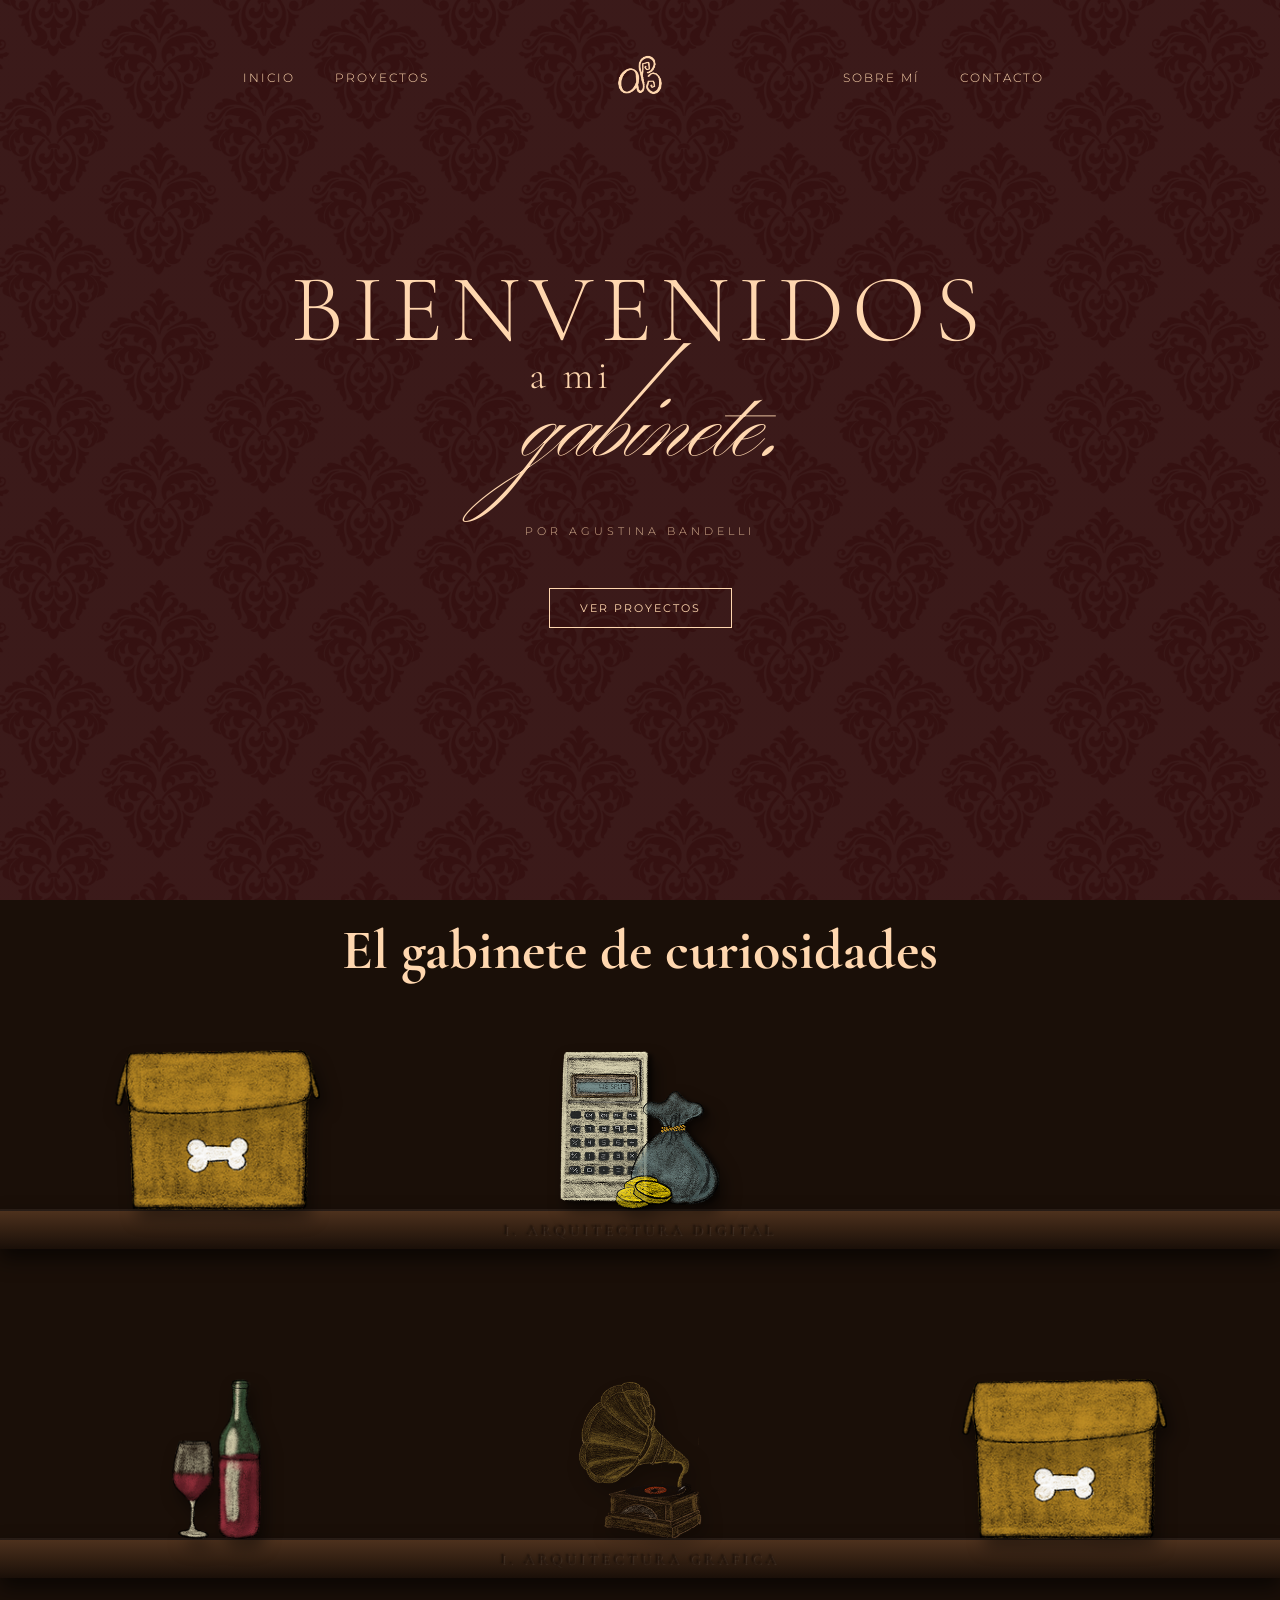
<file: index.html>
<!DOCTYPE html>
<html lang="es">
<head>
    <meta charset="UTF-8">
    <meta name="viewport" content="width=device-width, initial-scale=1.0">
    <link rel="stylesheet" href="estilos.css">
    <link href="https://fonts.googleapis.com/css2?family=Ballet:opsz@16..72&family=Cormorant+Garamond:wght@300;400;600&family=Montserrat:wght@300;400&display=swap" rel="stylesheet">
    <title>Portfolio | Agustina Bandelli</title>
</head>
<body>


<body>

    <nav class="nav-principal">
        <div class="nav-container">
            <div class="nav-links desktop-only">
                <a href="index.html">INICIO</a>
                <a href="#proyectos">PROYECTOS</a>
            </div>

            <a href="index.html" class="nav-logo">
                <img src="img/logo-chico-agustina-bandelli.png" alt="">
            </a>
            
            <div class="nav-links desktop-only">
                <a href="#sobre-mi">SOBRE MÍ</a>
                <a href="#contacto">CONTACTO</a>
            </div>

            <button class="menu-toggle noVisibleDesktop" id="menu-toggle" aria-label="Abrir menú">
  <span class="menu-icon noVisibleDesktop">☰</span>
  <span class="close-icon noVisibleDesktop">✕</span>
</button>
        </div>
    </nav>

    <header class="hero">
        <div class="hero-content">
            <h1 class="titulo-gabinete">
                <span class="serif-text">BIENVENIDOS</span>
                <span class="serif-text small">a mi</span>
                <span class="script-text">gabinete.</span>
            </h1>
            <p class="subtitulo">POR AGUSTINA BANDELLI</p>
            <a href="#proyectos" class="btn-scroll">VER PROYECTOS</a>
        </div>
    </header>
    



   <section id="proyectos" class="gabinete-contenedor">

    <h2 class="h2-gabinete">El gabinete de curiosidades</h2>
    
    <div class="estante-dibujos">
        <div class="items-sobre-madera">
            
            <a href="proyecto-petshop.html" class="dibujo-link">
                <img src="img/caja.png" alt="Pet Shop" class="dibujo-img">
                <span class="tooltip-nombre">E-commerce Pet Shop</span>
            </a>

            <a href="wesplit.html" class="dibujo-link">
                <img src="img/wesplit.png" alt="WeSplit" class="dibujo-img">
                <span class="tooltip-nombre">UX/UI App</span>
            </a>

            <!-- <a href="proyecto-3.html" class="dibujo-link">
                <img src="img/wesplit.png" alt="Proyecto 3" class="dibujo-img">
                <span class="tooltip-nombre">Nombre Proyecto 3</span>
            </a> -->

        </div>
        
        <div class="tabla-madera-grabada">
            <span class="texto-grabado">I. ARQUITECTURA DIGITAL</span>
        </div>
    </div>

    <div class="estante-dibujos">
        <div class="items-sobre-madera">
            
            <a href="proyecto-petshop.html" class="dibujo-link">
                <img src="img/bodega.png" alt="Bodega" class="dibujo-img">
                <span class="tooltip-nombre">Identidad Visual Bodega</span>
            </a>

            <a href="proyecto-wesplit.html" class="dibujo-link">
                <img src="img/vinilo.png" alt="Vinilo" class="dibujo-img">
                <span class="tooltip-nombre">Diseño de Vinilo</span>
            </a>

            <a href="proyecto-3.html" class="dibujo-link">
                <img src="img/caja.png" alt="Folleto" class="dibujo-img">
                <span class="tooltip-nombre">Diseño de Folleto</span>
            </a>

        </div>
        
        <div class="tabla-madera-grabada">
            <span class="texto-grabado">I. ARQUITECTURA GRAFICA</span>
        </div>
    </div>

</section>





     <!-- JS -->
  <script src="script.js"></script>
</body>
</html>
</file>
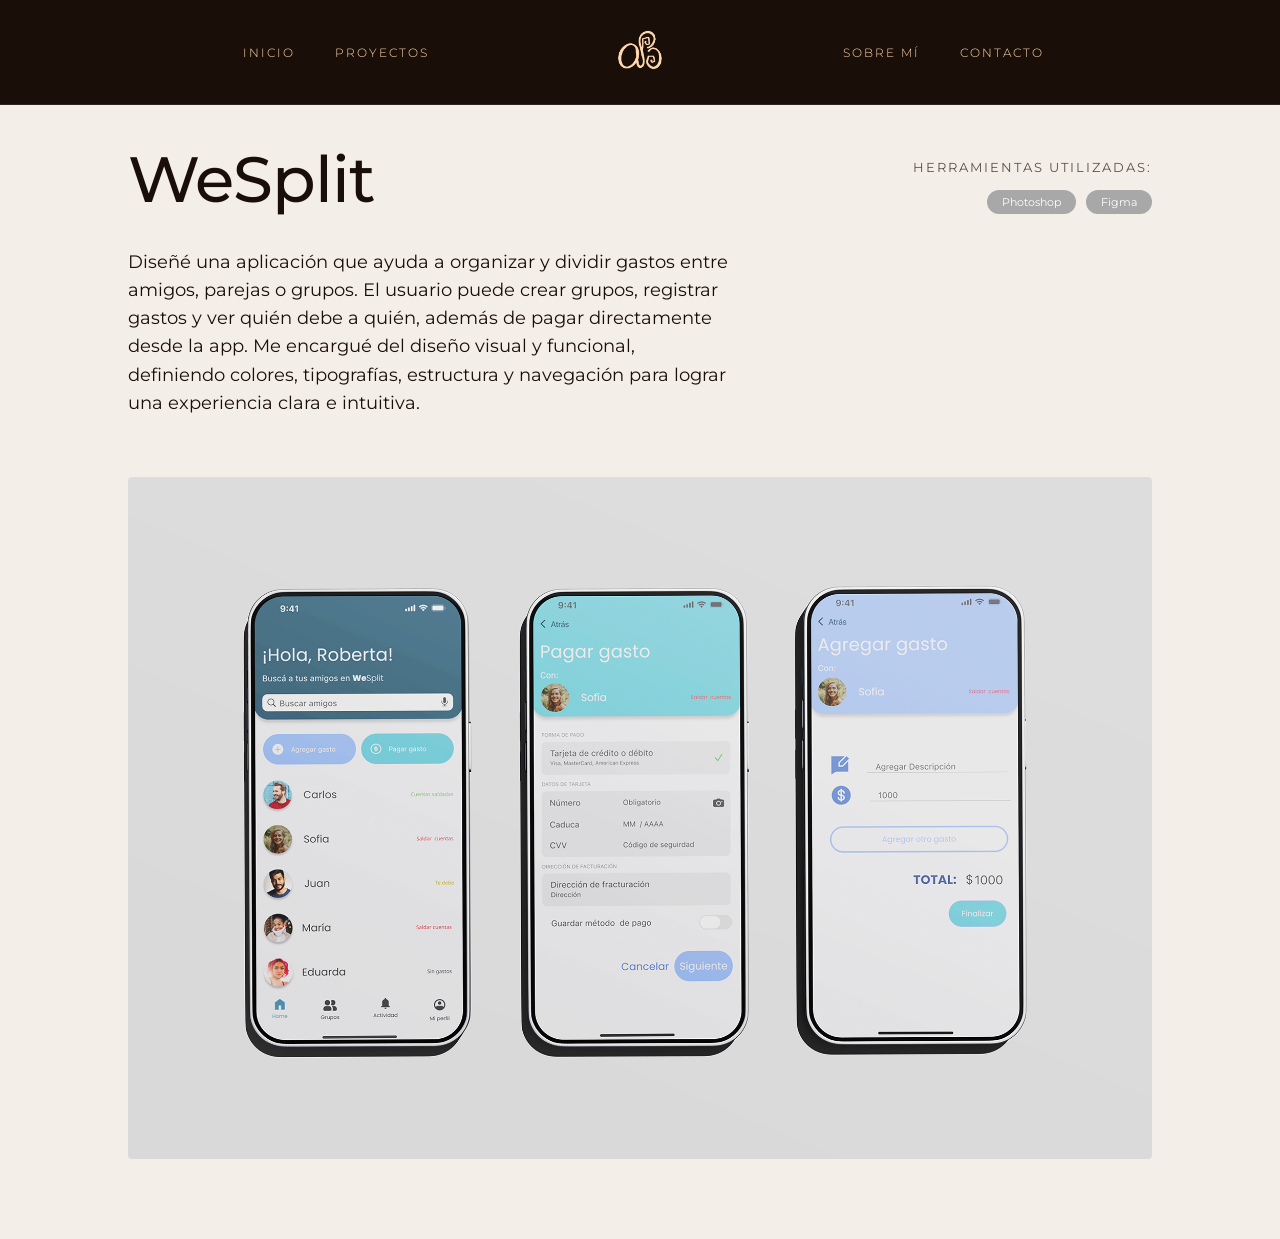
<file: wesplit.html>
<!DOCTYPE html>
<html lang="es">
<head>
    <meta charset="UTF-8">
    <meta name="viewport" content="width=device-width, initial-scale=1.0">
    <link rel="stylesheet" href="estilos.css">
    <link href="https://fonts.googleapis.com/css2?family=Ballet:opsz@16..72&family=Cormorant+Garamond:wght@300;400;600&family=Montserrat:wght@300;400&display=swap" rel="stylesheet">
    <title>Portfolio | Agustina Bandelli</title>
</head>
<body>


<body>

    <nav class="nav-principal nav-fija-proyecto">
        <div class="nav-container">
            <div class="nav-links desktop-only">
                <a href="index.html">INICIO</a>
                <a href="#proyectos">PROYECTOS</a>
            </div>

            <a href="index.html" class="nav-logo">
                <img src="img/logo-chico-agustina-bandelli.png" alt="">
            </a>
            
            <div class="nav-links desktop-only">
                <a href="#sobre-mi">SOBRE MÍ</a>
                <a href="#contacto">CONTACTO</a>
            </div>

            <button class="menu-toggle noVisibleDesktop" id="menu-toggle" aria-label="Abrir menú">
  <span class="menu-icon noVisibleDesktop">☰</span>
  <span class="close-icon noVisibleDesktop">✕</span>
</button>
        </div>
    </nav>

    
    <section class="detalle-proyecto">
    <div class="proyecto-header">
        <div class="columna-izquierda">
            <h2 class="proyecto-titulo">WeSplit</h2>
            <p class="proyecto-descripcion">
                Diseñé una aplicación que ayuda a organizar y dividir gastos entre amigos, parejas o grupos. 
                El usuario puede crear grupos, registrar gastos y ver quién debe a quién, además de pagar 
                directamente desde la app. Me encargué del diseño visual y funcional, definiendo colores, 
                tipografías, estructura y navegación para lograr una experiencia clara e intuitiva.
            </p>
        </div>
        
        <div class="columna-derecha">
            <span class="label-herramientas">HERRAMIENTAS UTILIZADAS:</span>
            <div class="tags-container">
                <span class="tag">Photoshop</span>
                <span class="tag">Figma</span>
            </div>
        </div>
    </div>

    <div class="proyecto-imagen-full">
        <img src="img/wesplit-01.png" alt="Pantallas de WeSplit">
    </div>
</section>





     <!-- JS -->
  <script src="script.js"></script>
</body>
</html>
</file>
<file: estilos.css>
:root {
    --color-crema: #FFD7AF;
    --color-oscuro: #1a0f08;
    --serif-font: 'Cormorant Garamond', serif;
    --script-font: 'Ballet', cursive;
    --sans-font: 'Montserrat', sans-serif;
}

* {
    margin: 0;
    padding: 0;
    box-sizing: border-box;
}

html {
  scroll-behavior: smooth;
}

body {
    background-color: var(--color-oscuro);
    color: var(--color-crema);
    font-family: var(--sans-font);
}

.h2-gabinete {
    font-family: var(--serif-font);
    font-size: clamp(2rem, 5vw, 3.5rem);
    text-align: center;
    margin: 1rem 0;
   
}


/* --- NAVEGACIÓN --- */

.nav-principal {
    position: fixed;
    top: 0;
    width: 100%;
    z-index: 1000;
    padding: 40px 0; /* Nav más espacioso al inicio */
    transition: all 0.5s ease;
    background: transparent;
}

/* Estado del Nav al hacer scroll */
.nav-scrolled {
    padding: 15px 0;
    background: rgba(26, 15, 8, 0.85);
    backdrop-filter: blur(10px);
    border-bottom: 1px solid rgba(245, 230, 211, 0.1);
}

.nav-container {
    max-width: 1200px;
    margin: 0 auto;
    display: grid;
    grid-template-columns: 1fr auto 1fr;
    align-items: center;
    padding: 0 30px;
}

.nav-links {
    display: flex;
    gap: 40px;
    justify-content: center;
}

.nav-links a {
    text-decoration: none;
    color: var(--color-crema);
    font-size: 0.75rem;
    letter-spacing: 2px;
    font-weight: 300;
    transition: opacity 0.3s;
}

.nav-links a:hover { opacity: 0.6; }

.nav-logo img {
    height: 70px; /* Logo más grande y presente */
    transition: height 0.5s ease;
}

.nav-scrolled .nav-logo img { height: 50px; }



.menu-icon span {
  background: var(--primary-color);
}

.menu-icon {
  color: var(--primary-color);
}

/* Links del nav en menú abierto */
.nav.active a {
  color: var(--white);
}


/* --- HERO / HEADER --- */
.hero {
    height: 100vh;
    width: 100%;
    background: linear-gradient(rgba(26, 15, 8, 0.5), rgba(26, 15, 8, 0.5)), 
                url('img/header-pagina-web.png'); /* Tu imagen aquí */
    background-size: cover;
    background-position: center;
    display: flex;
    align-items: center;
    justify-content: center;
    text-align: center;
}

.titulo-gabinete {
    line-height: 0.8;
}

.serif-text {
    display: block;
    font-family: var(--serif-font);
    font-size: clamp(3rem, 8vw, 6rem); /* Responsive automático del texto */
    letter-spacing: 8px;
    font-weight: 300;
}

.serif-text.small {
    font-size: clamp(1.5rem, 4vw, 2.5rem);
    letter-spacing: 4px;
    margin: 10px 0;
    margin-left: -20%;
}

.script-text {
    font-family: var(--script-font);
    font-size: clamp(4rem, 10vw, 8rem);
    color: var(--color-crema);
    display: block;
    margin-top: -20px;
    margin-left: 30px;

    
}

.subtitulo {
    font-size: 0.7rem;
    letter-spacing: 4px;
    margin-top: 40px;
    font-weight: 300;
    opacity: 0.8;
}

.btn-scroll {
    display: inline-block;
    margin-top: 50px;
    padding: 12px 30px;
    border: 1px solid var(--color-crema);
    color: var(--color-crema);
    text-decoration: none;
    font-size: 0.7rem;
    letter-spacing: 2px;
    transition: all 0.3s;
}

.btn-scroll:hover {
    background: var(--color-crema);
    color: var(--color-oscuro);
}

/* --- CONTENEDOR DEL ESTANTE --- */
.estante-dibujos {
    margin-bottom: 80px;
    position: relative;
    padding-top: 50px; /* Da aire arriba para que el cartelito no se corte */
}

/* Alinea todos los dibujos tocando la base */
.items-sobre-madera {
    display: grid;
    /* Esto crea 3 columnas iguales */
    grid-template-columns: repeat(3, 1fr); 
    gap: 10px;
    align-items: end; /* Siguen apoyando en la madera */
    justify-items: center; /* Centra cada dibujo en su columna */
    padding: 0 10px;
    margin-bottom: -5px;
    position: relative;
    z-index: 2;
}

/* --- LOS DIBUJOS / BOTONES --- */
.dibujo-link {
    position: relative;
    display: inline-block;
    text-align: center;
    text-decoration: none;
    transition: transform 0.3s ease;
}

.dibujo-link:hover {
    transform: translateY(-10px); /* El dibujo da un "saltito" al pasar el mouse */
}

.dibujo-img {
    max-height: 160px; /* Controla que no sean gigantes. Ajustalo a tu gusto */
    width: auto;
    /* En vez de box-shadow, usamos drop-shadow que sigue el contorno del PNG */
    filter: drop-shadow(5px 10px 8px rgba(0,0,0,0.6)); 
    transition: filter 0.3s ease;
}

.dibujo-link:hover .dibujo-img {
    filter: drop-shadow(5px 15px 12px rgba(0,0,0,0.8)) brightness(1.1);
}

/* --- EL CARTELITO EN HOVER (Tooltip) --- */
.tooltip-nombre {
    position: absolute;
    top: -50px; /* Lo ubicamos arriba del dibujo */
    left: 50%;
    transform: translateX(-50%) translateY(10px); /* Centrado y un poquito bajado */
    background-color: var(--color-crema);
    color: var(--color-oscuro);
    padding: 6px 16px;
    border-radius: 4px;
    font-family: var(--sans-font);
    font-size: 0.85rem;
    font-weight: 600;
    white-space: nowrap; /* Para que el texto no se rompa en dos líneas */
    
    /* Lo ocultamos por defecto */
    opacity: 0;
    visibility: hidden;
    transition: all 0.3s ease;
    pointer-events: none; /* Para que no interfiera con el click */
    box-shadow: 0 4px 10px rgba(0,0,0,0.3);
}

/* El triangulito de abajo del cartel (estilo globo de diálogo) */
.tooltip-nombre::after {
    content: '';
    position: absolute;
    bottom: -5px;
    left: 50%;
    transform: translateX(-50%);
    border-width: 5px 5px 0;
    border-style: solid;
    border-color: var(--color-crema) transparent transparent transparent;
}

/* Aparece el cartelito al hacer hover */
.dibujo-link:hover .tooltip-nombre {
    opacity: 1;
    visibility: visible;
    transform: translateX(-50%) translateY(0); /* Sube suavemente */
}

/* --- LA MADERA Y EL TEXTO --- */
.tabla-madera-grabada {
    height: 40px;
    width: 100%;
    background: linear-gradient(to bottom, #4d311d, #1a0f08);
    border-top: 2px solid rgba(255,255,255,0.05);
    box-shadow: 0 10px 20px rgba(0,0,0,0.6);
    display: flex;
    justify-content: center; /* Centra el texto en el medio del estante */
    align-items: center;
    position: relative;
    z-index: 1;
}

.texto-grabado {
    font-family: var(--serif-font);
    font-size: 0.9rem;
    letter-spacing: 4px;
    color: #2b1a10; /* Color muy oscuro para simular el tallado */
    /* Este es el truco para que parezca hundido en la madera */
    text-shadow: 1px 1px 1px rgba(255, 255, 255, 0.1), -1px -1px 2px rgba(0, 0, 0, 0.8);
}

/* --- RESPONSIVE (MÓVIL) --- */
@media (max-width: 768px) {
    .items-sobre-madera {
        flex-wrap: wrap; /* Permite que los dibujos caigan a la fila de abajo si no hay lugar */
        gap: 30px;
        padding-bottom: 10px;
    }
    .dibujo-img {
        max-height: 120px; /* Achicamos un poco los dibujos en celu */
    }
}



/* --- PROYECTOSSSSSSSSSSSSSSSSSSSSSSSSSS --- */
.detalle-proyecto {
    padding: 140px 10% 80px 10%; 
    background-color: #f4eee8; 
    color: #1a0f08;
}

.proyecto-header {
    display: flex;
    justify-content: space-between;
    align-items: flex-start;
    margin-bottom: 60px;
    gap: 40px;
}

.columna-izquierda {
    flex: 2; /* Toma más espacio */
}

.proyecto-titulo {
    font-family: var(--sans-font); /* Montserrat */
    font-size: 4rem;
    font-weight: 500;
    margin-bottom: 30px;
    letter-spacing: -1px;
}

.proyecto-descripcion {
    font-family: var(--sans-font);
    font-size: 1.1rem;
    line-height: 1.6;
    max-width: 600px;
}

.columna-derecha {
    flex: 1;
    text-align: right;
    padding-top: 20px;
}

.label-herramientas {
    display: block;
    font-size: 0.8rem;
    letter-spacing: 2px;
    margin-bottom: 15px;
    opacity: 0.7;
}

.tags-container {
    display: flex;
    gap: 10px;
    justify-content: flex-end;
}

.tag {
    background-color: #a8a8a8; /* Gris de la imagen */
    color: white;
    padding: 5px 15px;
    border-radius: 20px;
    font-size: 0.7rem;
    font-family: var(--sans-font);
}

.proyecto-imagen-full img {
    width: 100%;
    height: auto;
    display: block;
    border-radius: 4px; /* Un toque suave */
}

.nav-fija-proyecto {
    /* Le aplicamos los mismos estilos que tiene cuando hacés scroll */
    background: var(--color-oscuro) !important;
    backdrop-filter: blur(10px);
    border-bottom: 1px solid rgba(245, 230, 211, 0.1);
    padding: 15px 0 !important;
}


/* ------ DESKTOP ------ */
@media screen and (min-width: 1025px) {
.noVisibleDesktop{
  display: none;
}

   } 


   /* --- RESPONSIVE (Móvil y Tablet) --- */
@media (max-width: 1024px) {
.noVisibletablet{
  display: none;
}

    .nav-container {
        grid-template-columns: 1fr 1fr; /* Logo a la izq, menú a la der */
    }
    .desktop-only { display: none; }
    
    .nav-logo { justify-self: start; }
    
    .mobile-menu-icon {
        justify-self: end;
        width: 30px;
        height: 20px;
        display: flex;
        flex-direction: column;
        justify-content: space-between;
        cursor: pointer;
    }
    
    .mobile-menu-icon span {
        height: 1px;
        background-color: var(--color-crema);
        width: 100%;
    }

    .nav-principal { padding: 25px 0; }

/* Posicionar correctamente el botón hamburguesa */
    .menu-toggle {
        justify-self: end !important;
        margin-right: 0;
        padding-right: 0;
    }
    
    /* Estilos del menú cuando está activo */
    .nav-principal.active {
        background: rgba(26, 15, 8, 0.95);
        backdrop-filter: blur(10px);
        height: 100vh;
    }
    
    .nav-principal.active .nav-container {
        display: flex;
        flex-direction: column;
        justify-content: center;
        align-items: center;
        height: 100vh;
        position: relative;
    }

    .menu-toggle {
  display: flex;
  align-items: center;
  justify-content: center;
  background: none;
  border: none;
  color: var(--white);
  font-size: 26px;
  cursor: pointer;
  width: 40px;
  height: 40px;
  position: relative;
  z-index: 1001;
}
    
    /* Mostrar los enlaces del nav cuando está activo */
    .nav-principal.active .desktop-only {
        display: flex !important;
        flex-direction: column;
        align-items: center;
        gap: 30px;
        margin: 30px 0;
    }
    
    .nav-principal.active .nav-links a {
        font-size: 1.2rem;
    }
    
    /* Mantener el logo visible y centrado */
    .nav-principal.active .nav-logo {
        order: -1;
        margin-bottom: 40px;
    }
    
    /* Posicionar el botón de cierre en la esquina superior derecha */
    .nav-principal.active .menu-toggle {
        position: absolute;
        top: 25px;
        right: 30px;
    }
    
    /* Cambiar iconos */
    .menu-toggle .menu-icon {
        display: block;
    }
    
    .menu-toggle .close-icon {
        display: none;
    }
    
    .menu-toggle.open .menu-icon {
        display: none;
    }
    
    .menu-toggle.open .close-icon {
        display: block;
    }

    .nav-principal.active .menu-toggle .menu-icon {
    display: none;
}

.nav-principal.active .menu-toggle .close-icon {
    display: block;
}

.proyecto-header {
        flex-direction: column; /* Se apila en tablet/móvil */
        text-align: left;
    }
    
    .columna-derecha {
        text-align: left;
    }
    
    .tags-container {
        justify-content: flex-start;
    }
    
    .proyecto-titulo {
        font-size: 3rem;
    }

    .items-sobre-madera {
        /* En mobile bajamos el espacio entre dibujos */
        gap: 5px;
        padding: 0 5px;
    }

    .dibujo-img {
        /* Bajamos el tamaño máximo para forzar que entren los 3 en linea */
        /* Si aun así quedan grandes, bajalo a 80px */
        max-height: 90px; 
    }

    .texto-grabado {
        font-size: 0.7rem; /* Texto de la madera más chico para que no rompa */
        letter-spacing: 2px;
    }

    /* Opcional: Ocultar el cartelito en mobile porque no hay 'hover' con mouse */
    .tooltip-nombre {
        display: none;
    }

}

@media (max-width: 480px) {
.noVisibleMobile {
  display: none;
}

    .serif-text { letter-spacing: 4px; }
    .script-text { margin-top: -10px; margin-left: 0; }
    .hero-content { padding: 0 20px; }
}
</file>
